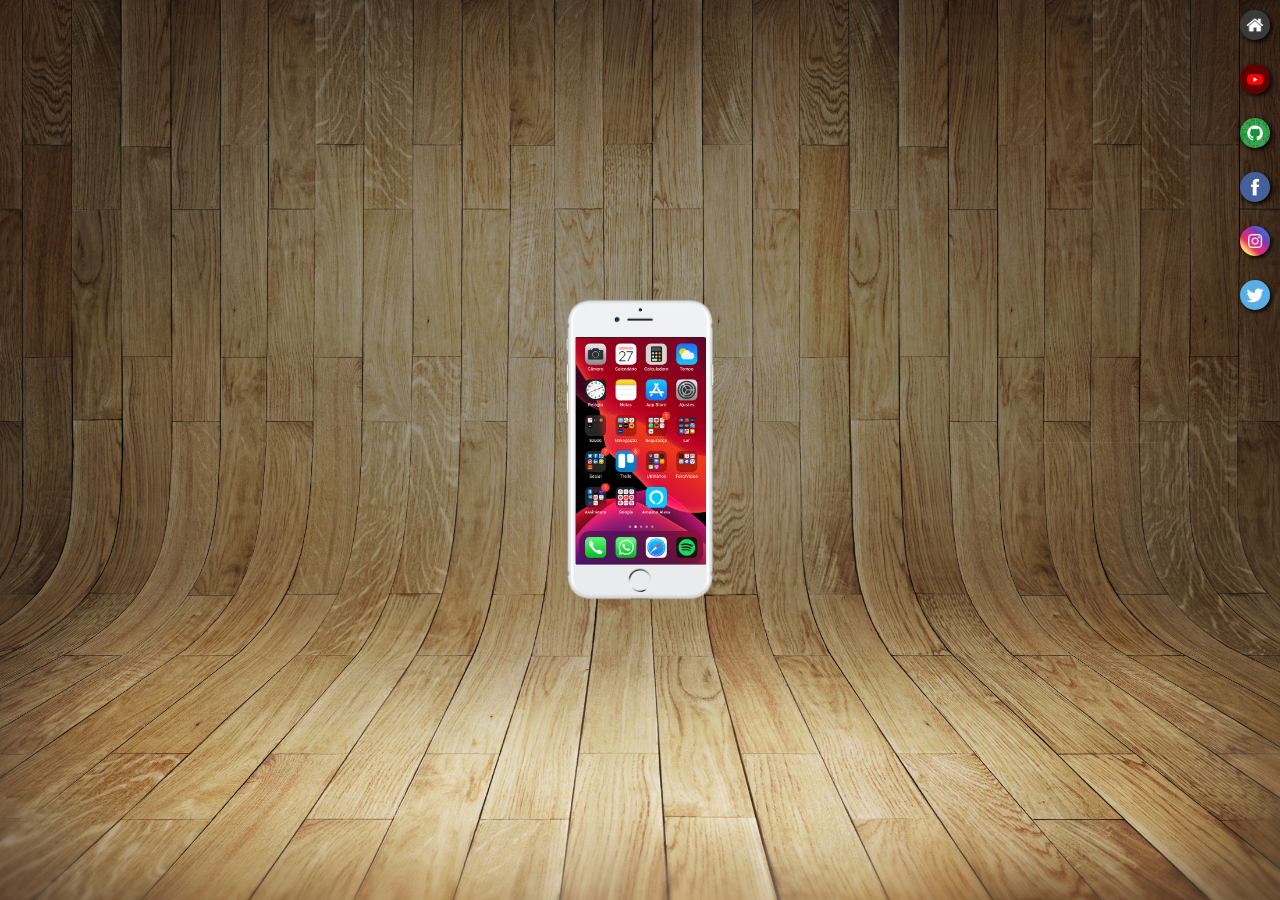
<file: index.html>
<!DOCTYPE html>
<html lang="pt-br">
<head>
    <meta charset="UTF-8">
    <meta http-equiv="X-UA-Compatible" content="IE=edge">
    <meta name="viewport" content="width=device-width, initial-scale=1.0">
    <title>Projeto Redes Sociais</title>
    <link rel="shortcut icon" href="imagens/favicon.ico" type="image/x-icon">
    <link rel="stylesheet" href="estilos/style.css">
</head>
<body>
    <main>
        <section id="telefone">
            <iframe src="home.html" name="tela" id="tela" frameborder="0">
                <p>Seu navegador não é compatível.</p>
            </iframe>
        </section>
        <section id="redes-sociais">
            <a href="home.html" target="tela"> <img src="imagens/logo-home.jpg" alt="Home"> </a> <br>
            <a href="youtube.html" target="tela"><img src="imagens/logo-youtube.jpg" alt="Youtube"></a> <br>
            <a href="github.html" target="tela"><img src="imagens/logo-github.jpg" alt="GitHub"></a> <br>
            <a href="face.html" target="tela"><img src="imagens/logo-facebook.jpg" alt="Facebook"></a> <br>
            <a href="instagram.html" target="tela"><img src="imagens/logo-instagram.jpg" alt="Instagram"></a> <br>
            <a href="twitter.html" target="tela"><img src="imagens/logo-twitter.jpg" alt="Twitter"></a>
        </section>
    </main>
</body>
</html>
</file>
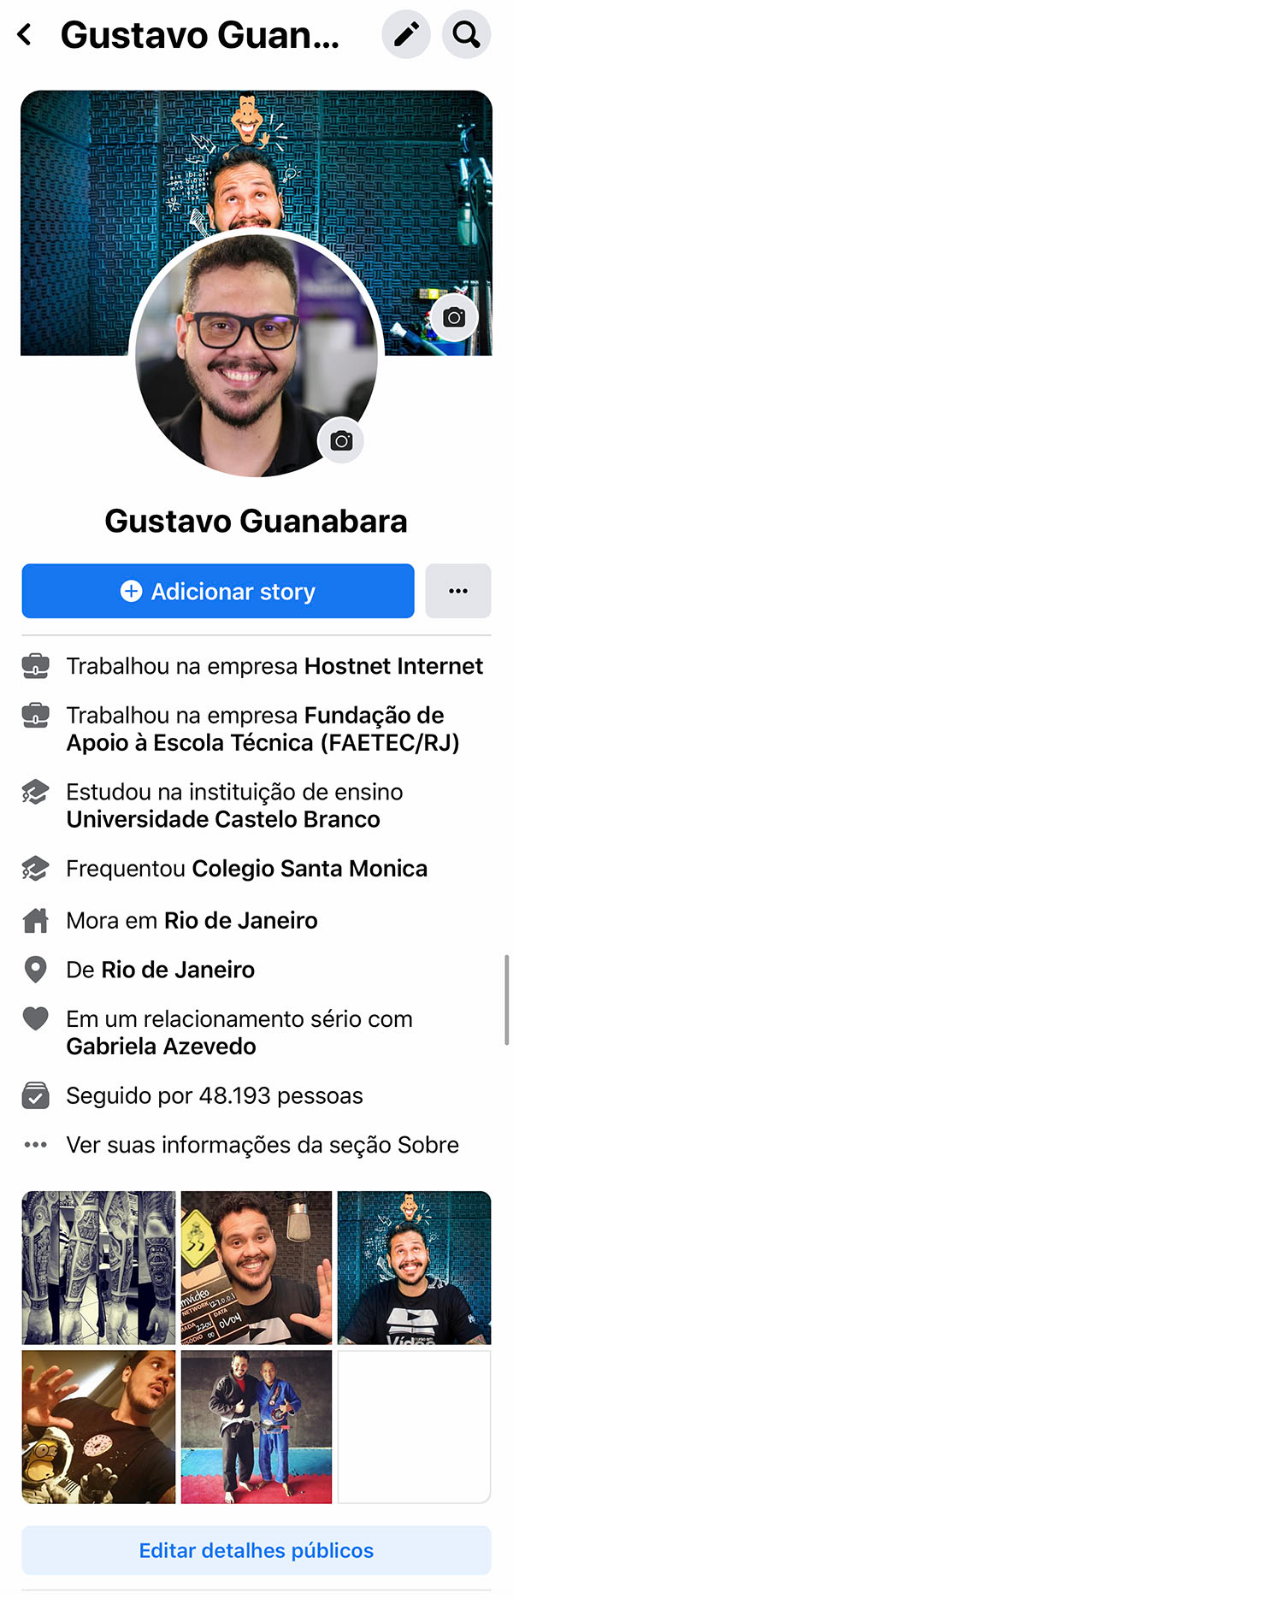
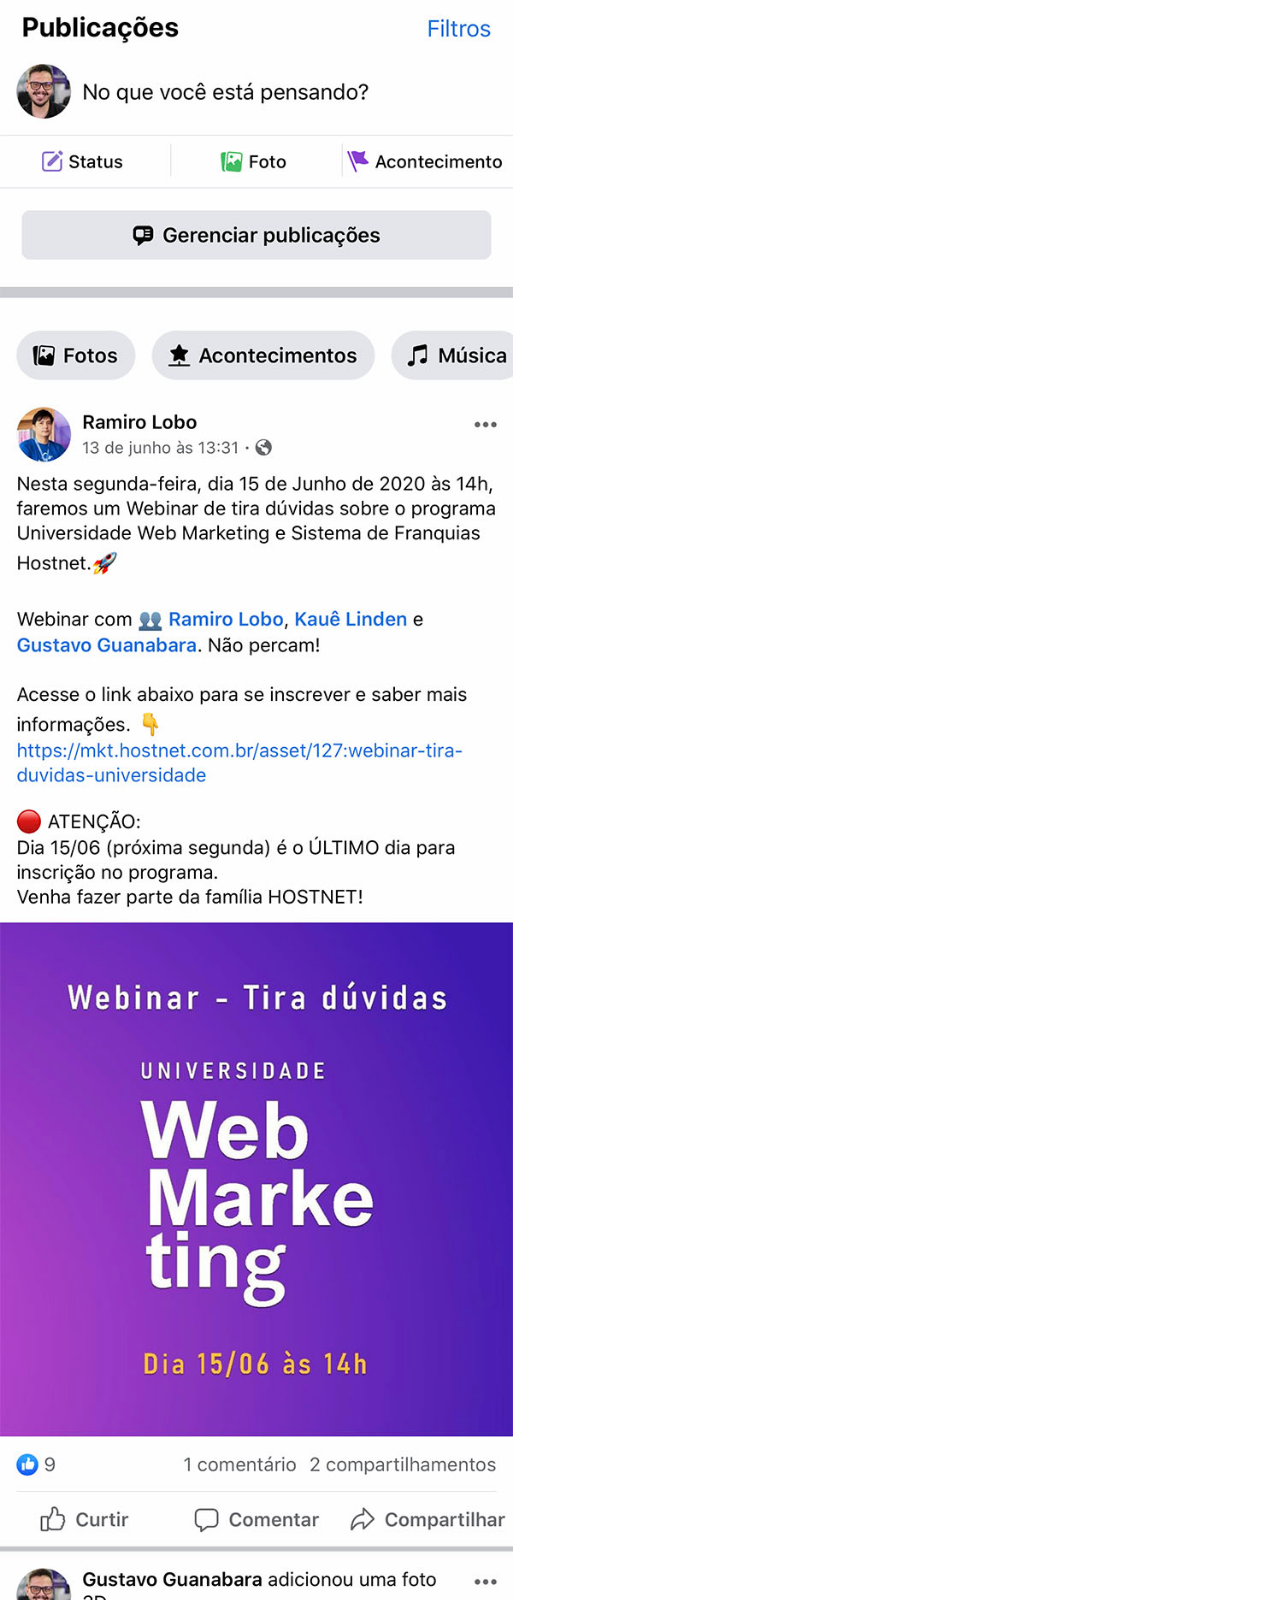
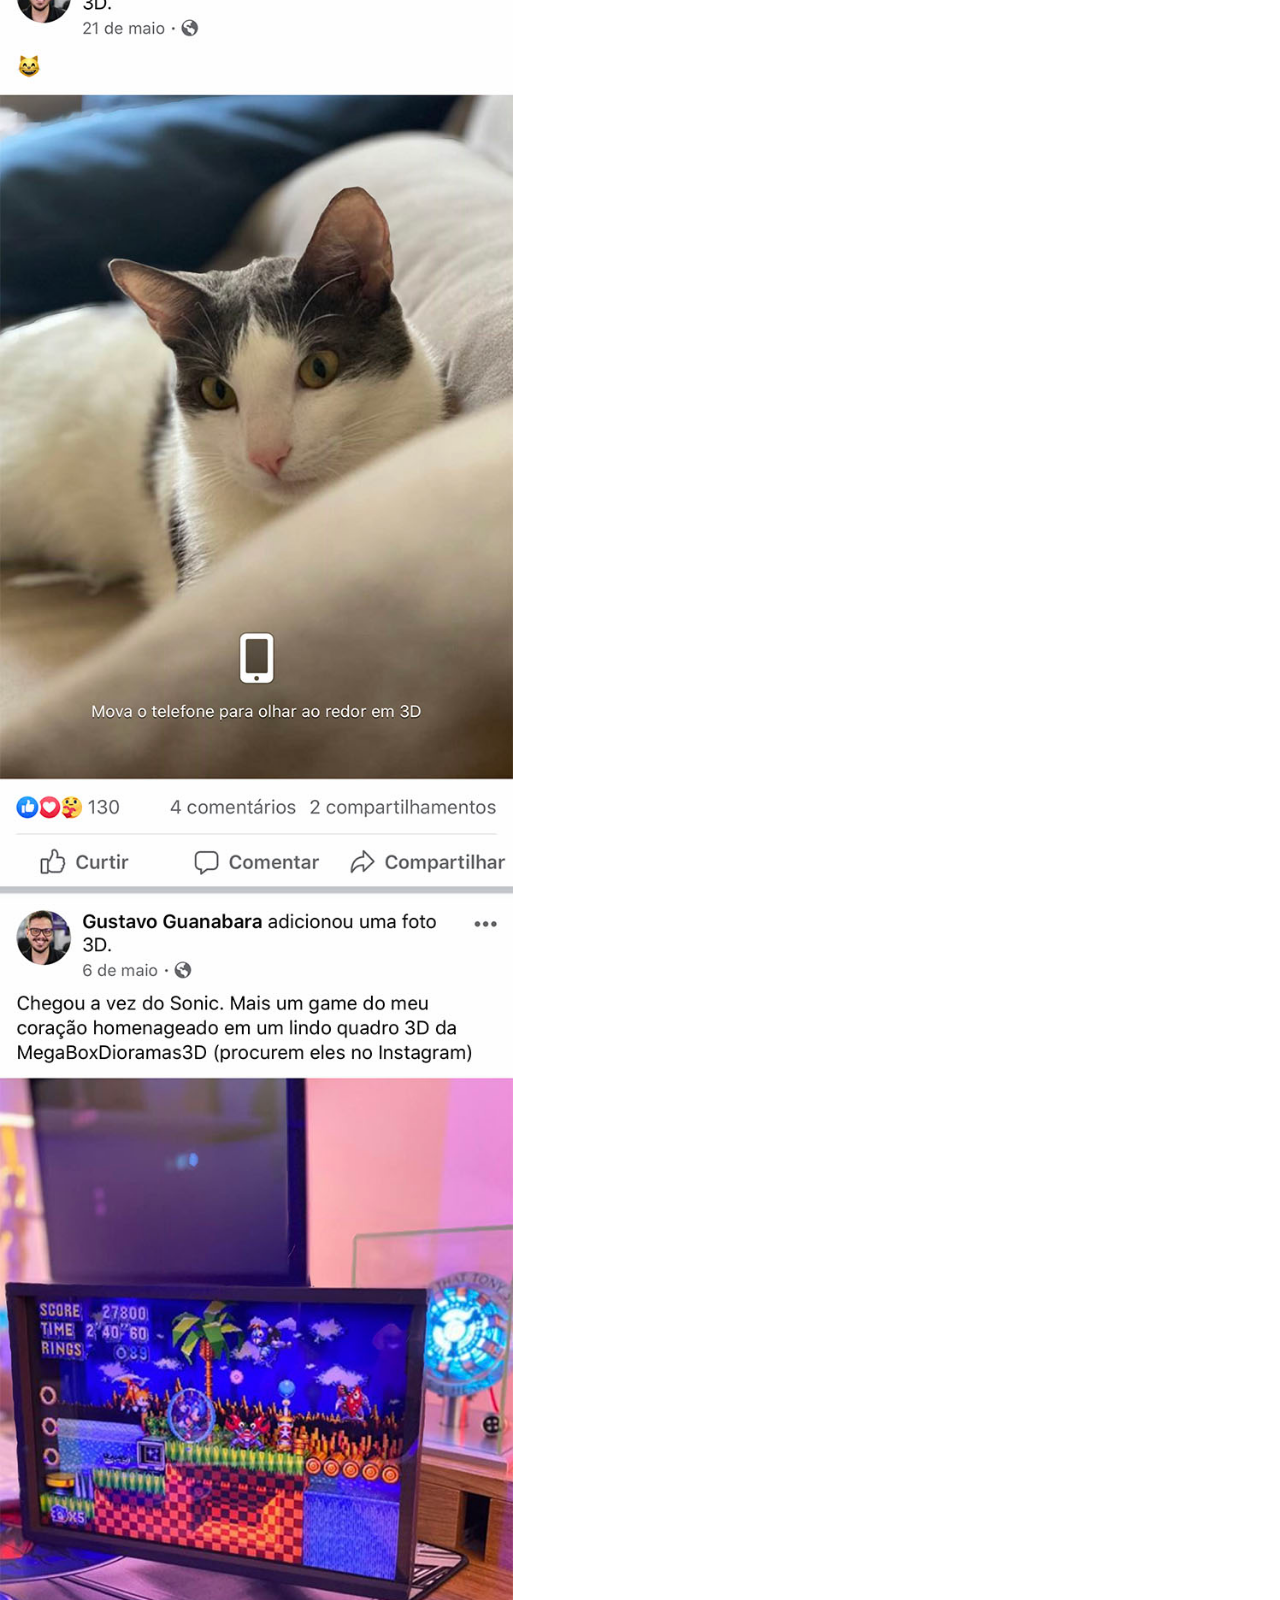
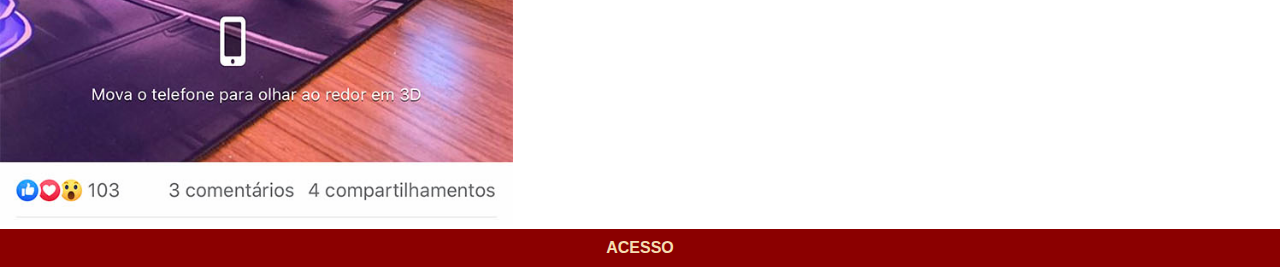
<file: face.html>
<!DOCTYPE html>
<html lang="pt-br">
<head>
    <meta charset="UTF-8">
    <meta http-equiv="X-UA-Compatible" content="IE=edge">
    <meta name="viewport" content="width=device-width, initial-scale=1.0">
    <title>Facebook</title>
    <link rel="stylesheet" href="estilos/social.css">
</head>
<body>
    <img src="imagens/tela-facebook.jpg" alt="Facebook">
    <a href="https://pt-br.facebook.com/" target="_blank">ACESSO</a>
</body>
</html>
</file>
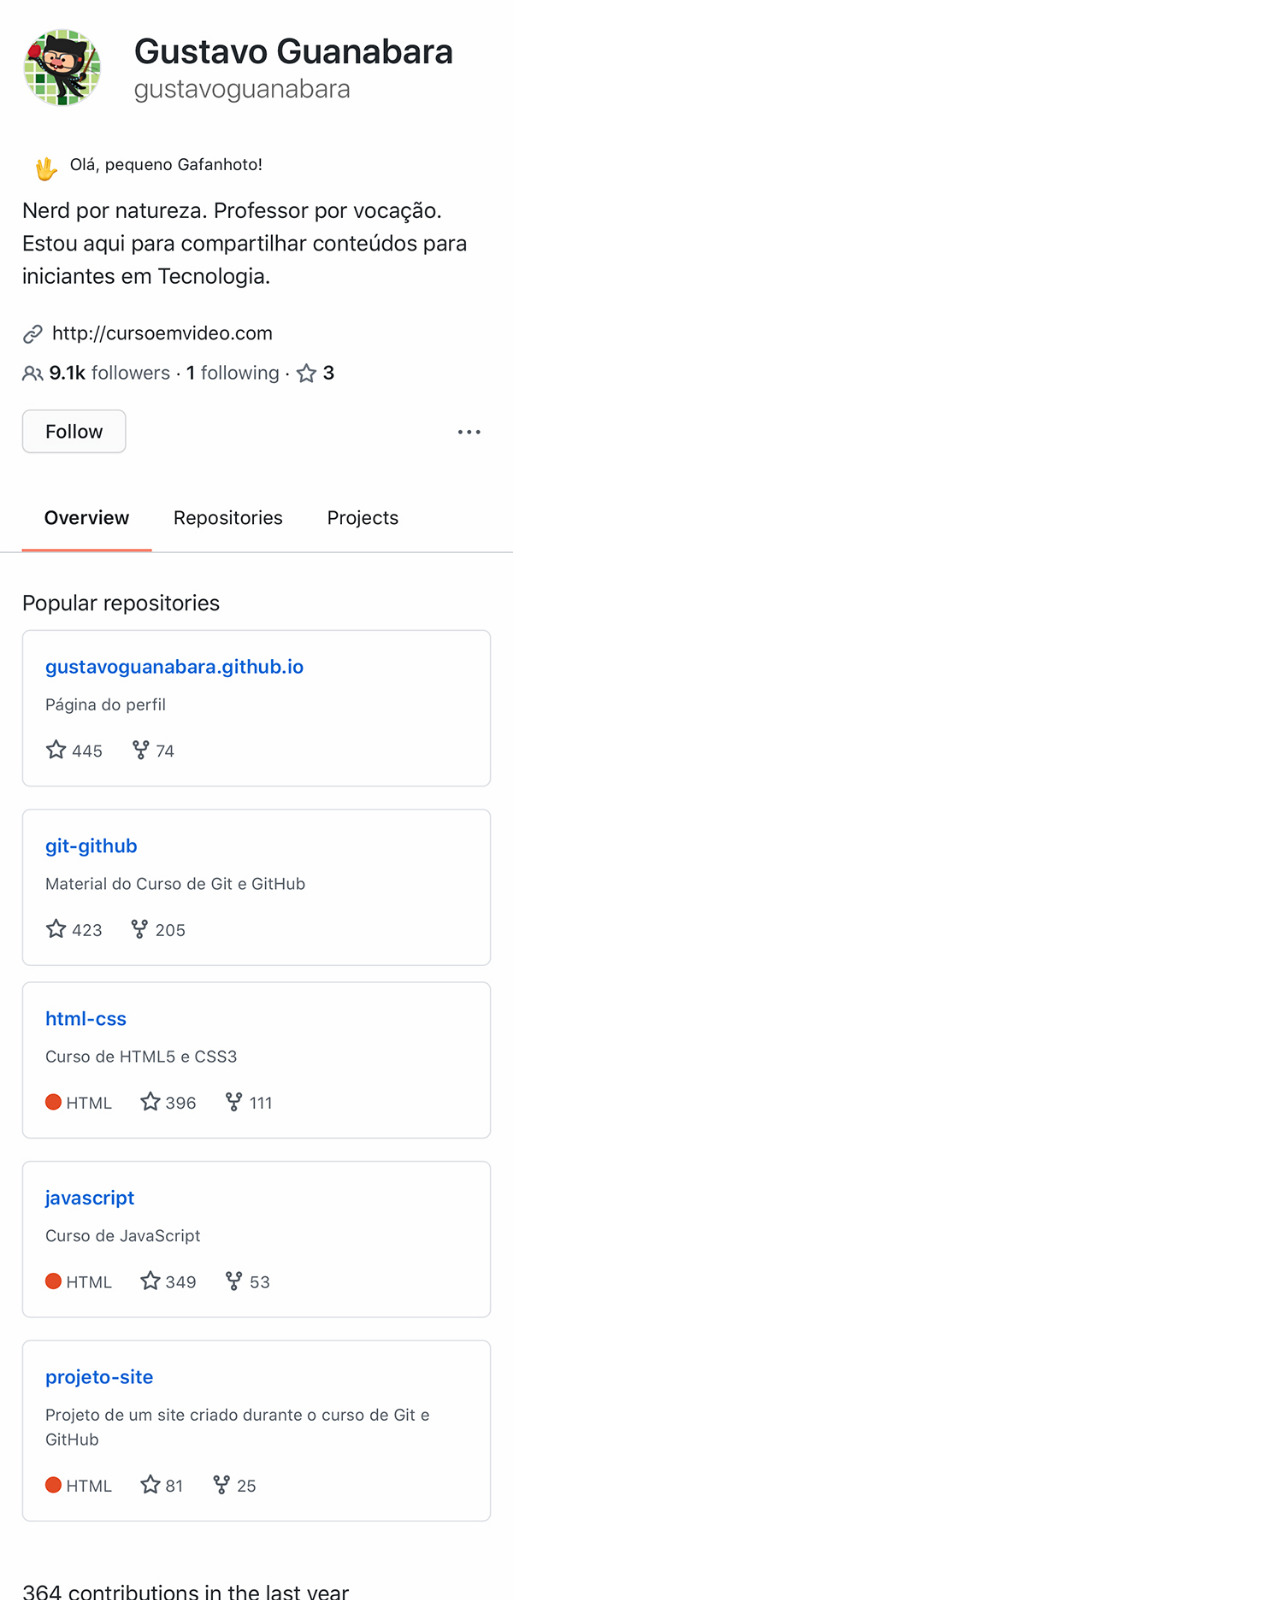
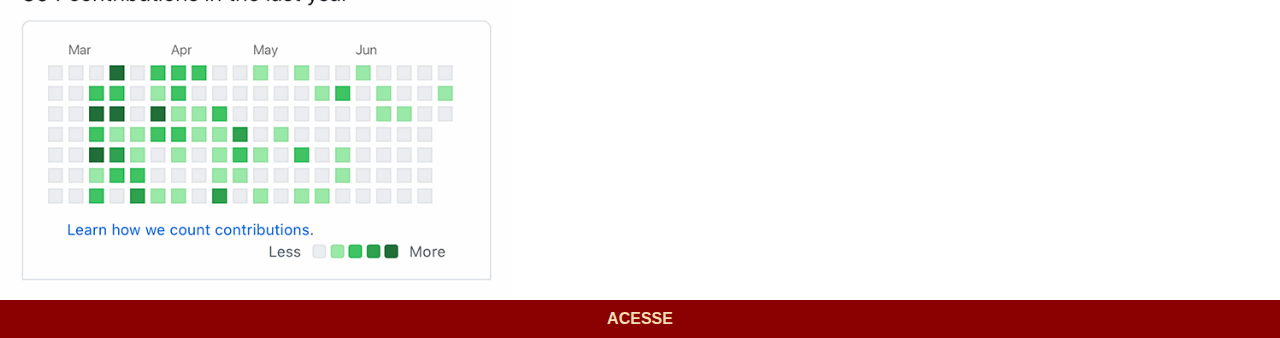
<file: github.html>
<!DOCTYPE html>
<html lang="pt-br">
<head>
    <meta charset="UTF-8">
    <meta http-equiv="X-UA-Compatible" content="IE=edge">
    <meta name="viewport" content="width=device-width, initial-scale=1.0">
    <title>Github</title>
    <link rel="stylesheet" href="estilos/social.css">
</head>
<body>
    <img src="imagens/tela-github.jpg" alt="tela-github">
    <a href="https://github.com/DiogoSouza86" target="_blank">ACESSE</a>
</body>
</html>
</file>
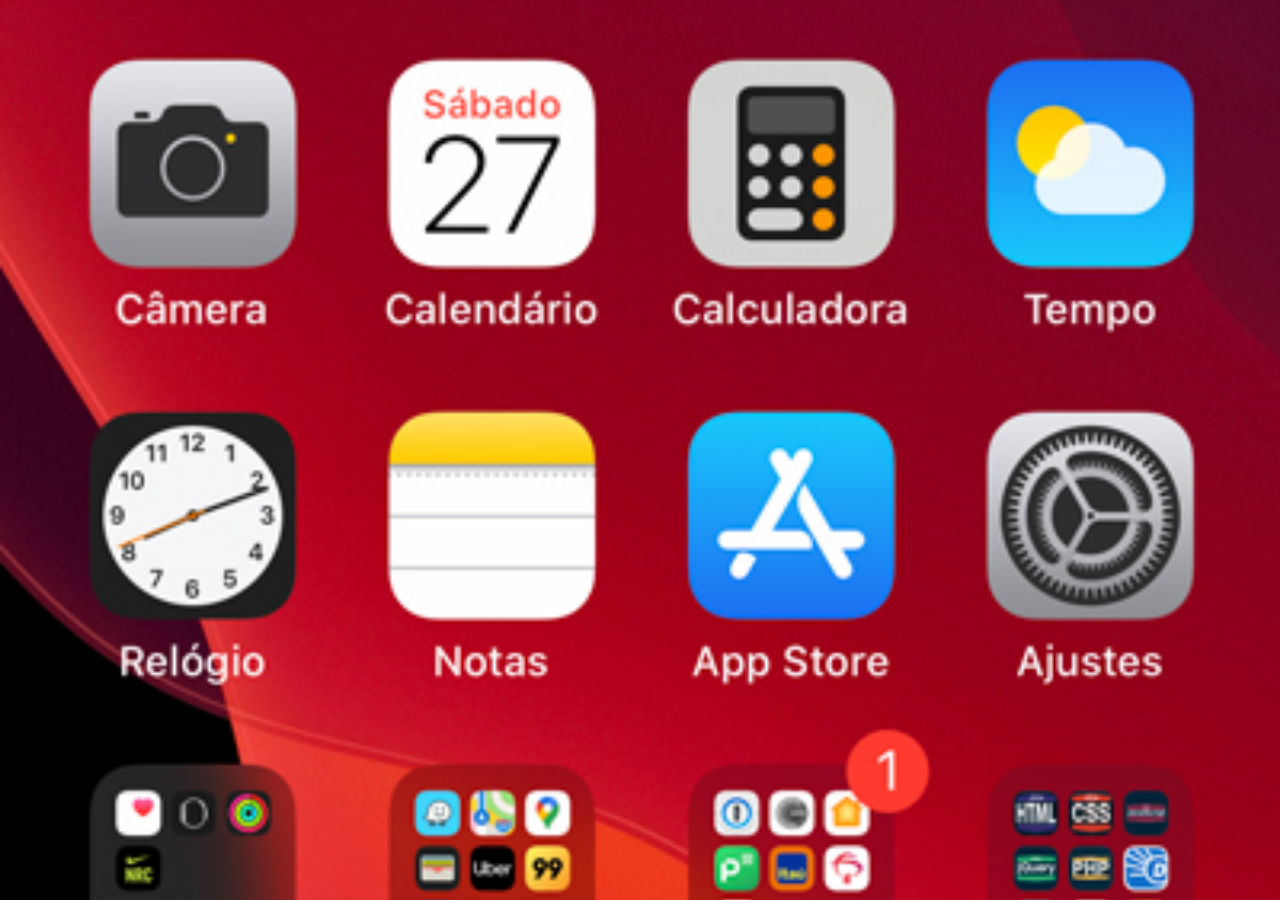
<file: home.html>
<!DOCTYPE html>
<html lang="pt-br">
<head>
    <meta charset="UTF-8">
    <meta http-equiv="X-UA-Compatible" content="IE=edge">
    <meta name="viewport" content="width=device-width, initial-scale=1.0">
    <title>Document</title>
    <style>
        *{
            margin: 0px;
            padding: 0px;
        }

        body{
            height: 100vh;
            width: 100vw;
            background: black url(imagens/tela-home.jpg) no-repeat top center;
            background-size: cover;
        }
    </style>
</head>
<body>
    
</body>
</html>
</file>
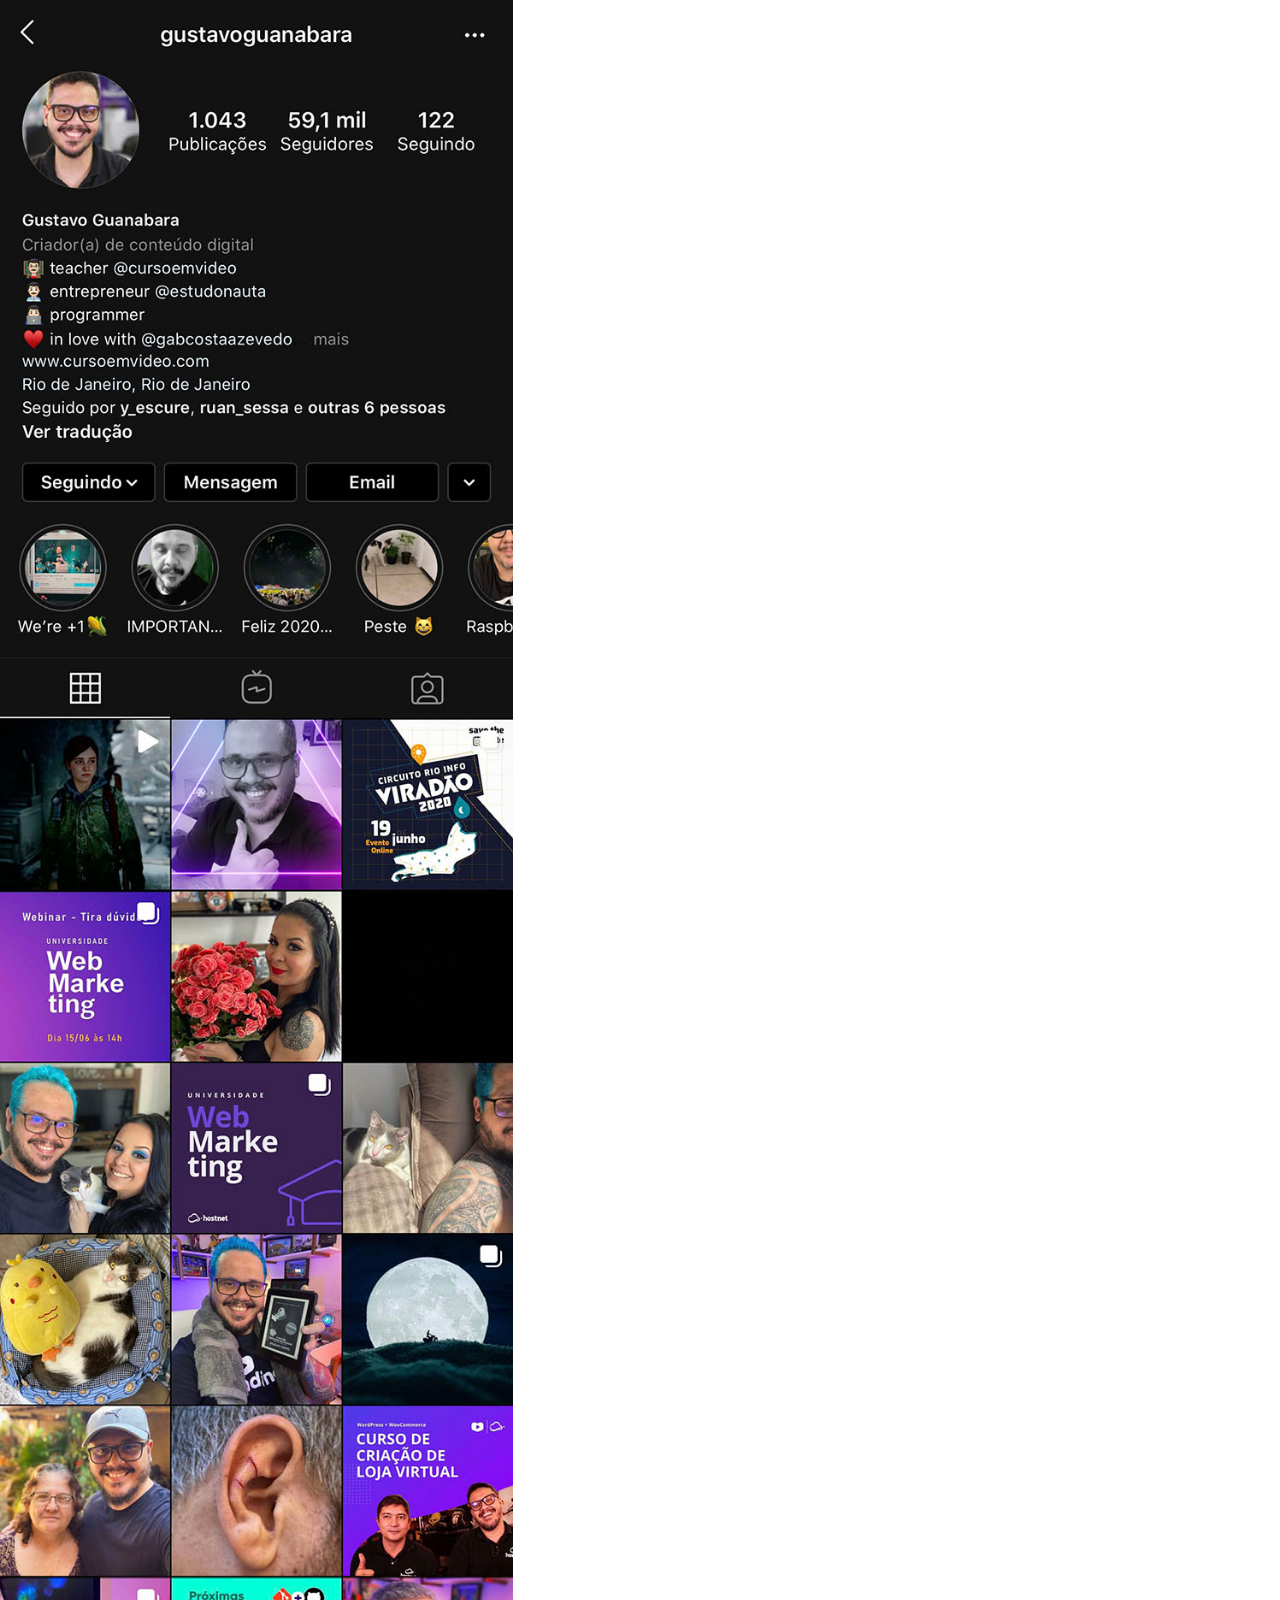
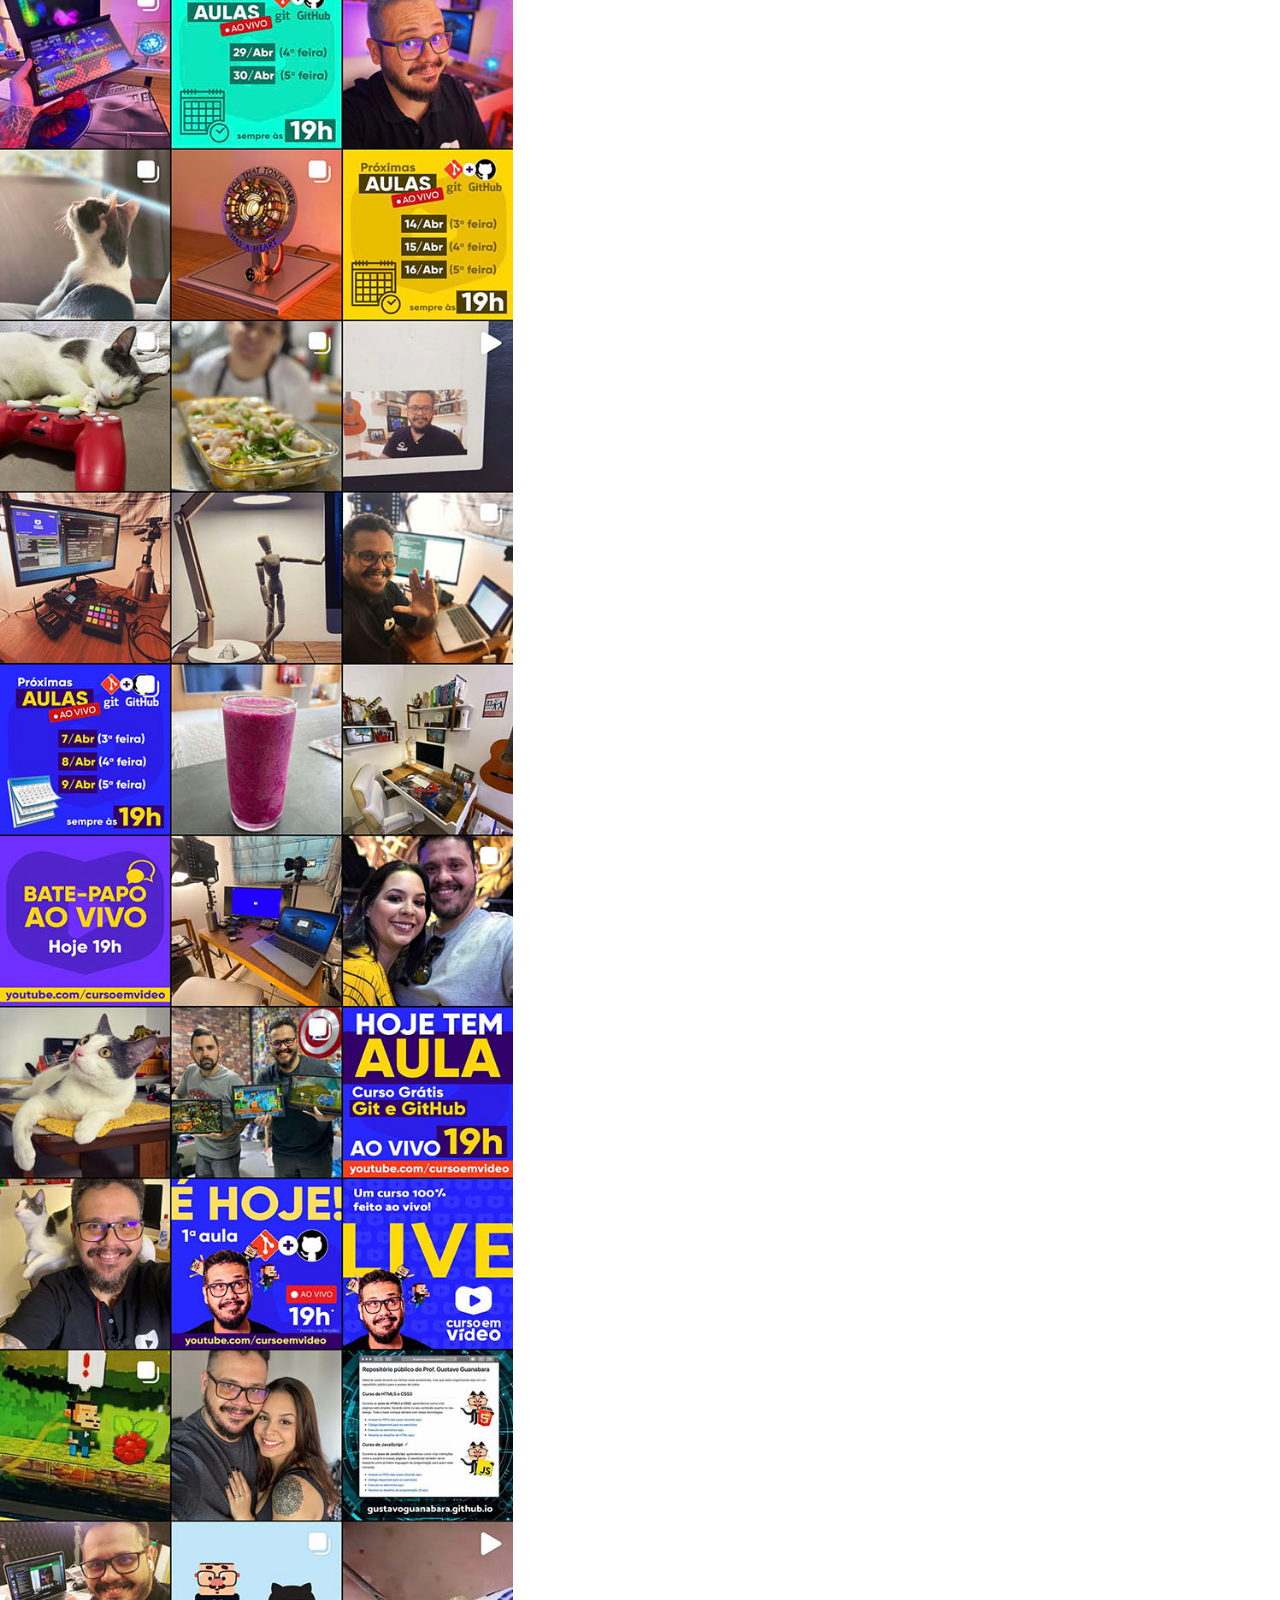
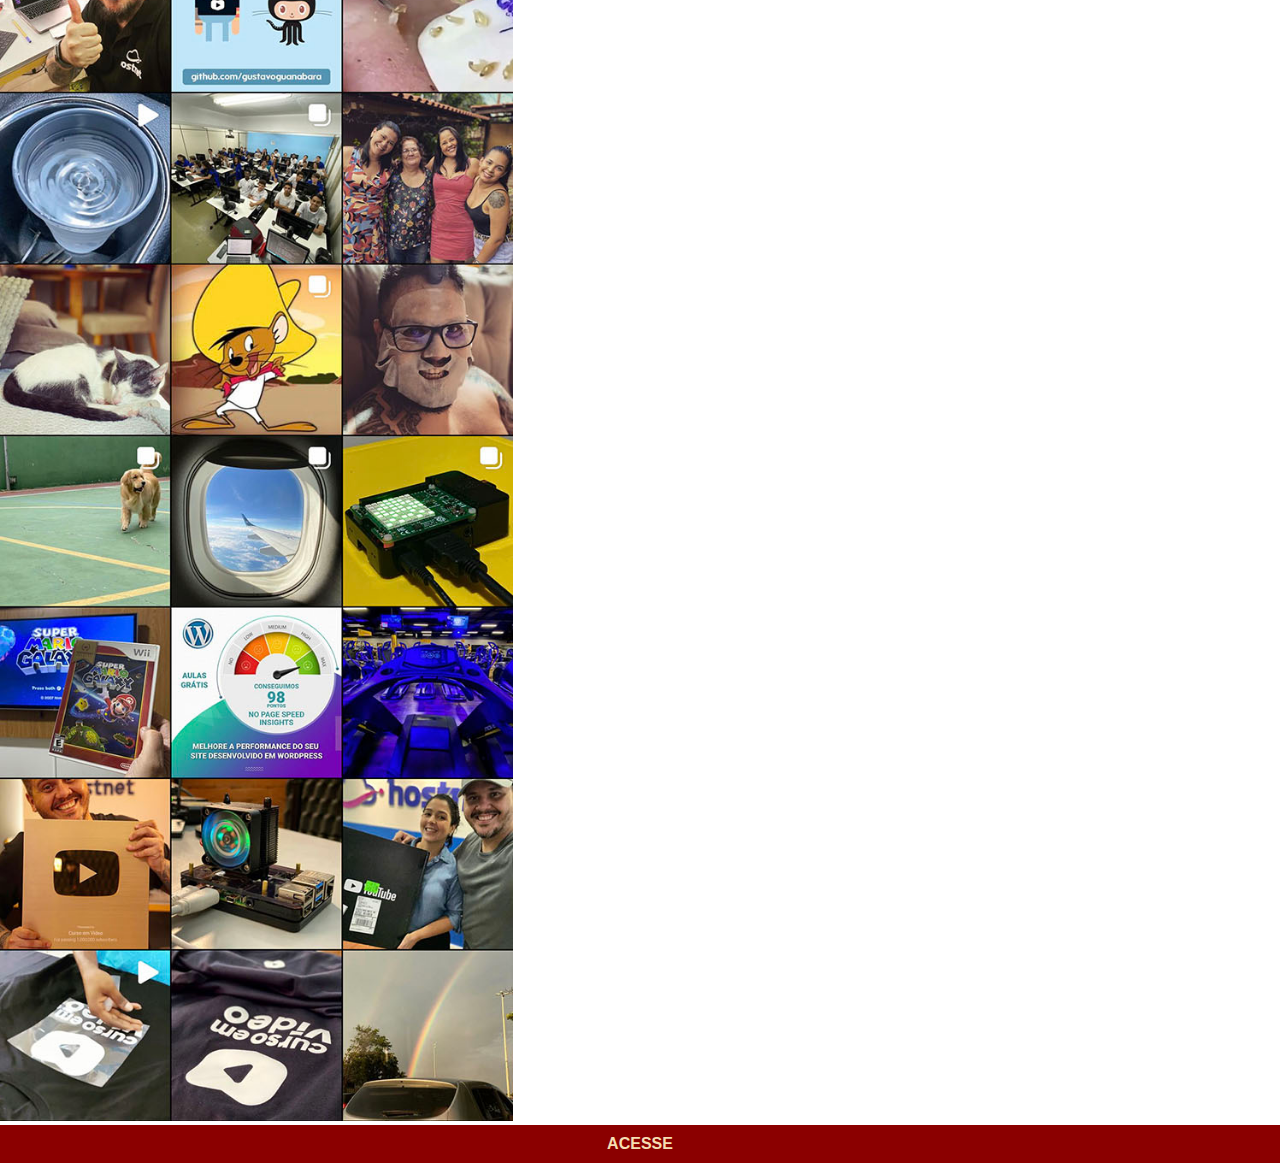
<file: instagram.html>
<!DOCTYPE html>
<html lang="pt-br">
<head>
    <meta charset="UTF-8">
    <meta http-equiv="X-UA-Compatible" content="IE=edge">
    <meta name="viewport" content="width=device-width, initial-scale=1.0">
    <title>Insta</title>
    <link rel="stylesheet" href="estilos/social.css">
</head>
<body>
    <img src="imagens/tela-instagram.jpg" alt="tela-instagram">
    <a href="https://www.instagram.com/" target="_blank">ACESSE</a>
</body>
</html>
</file>
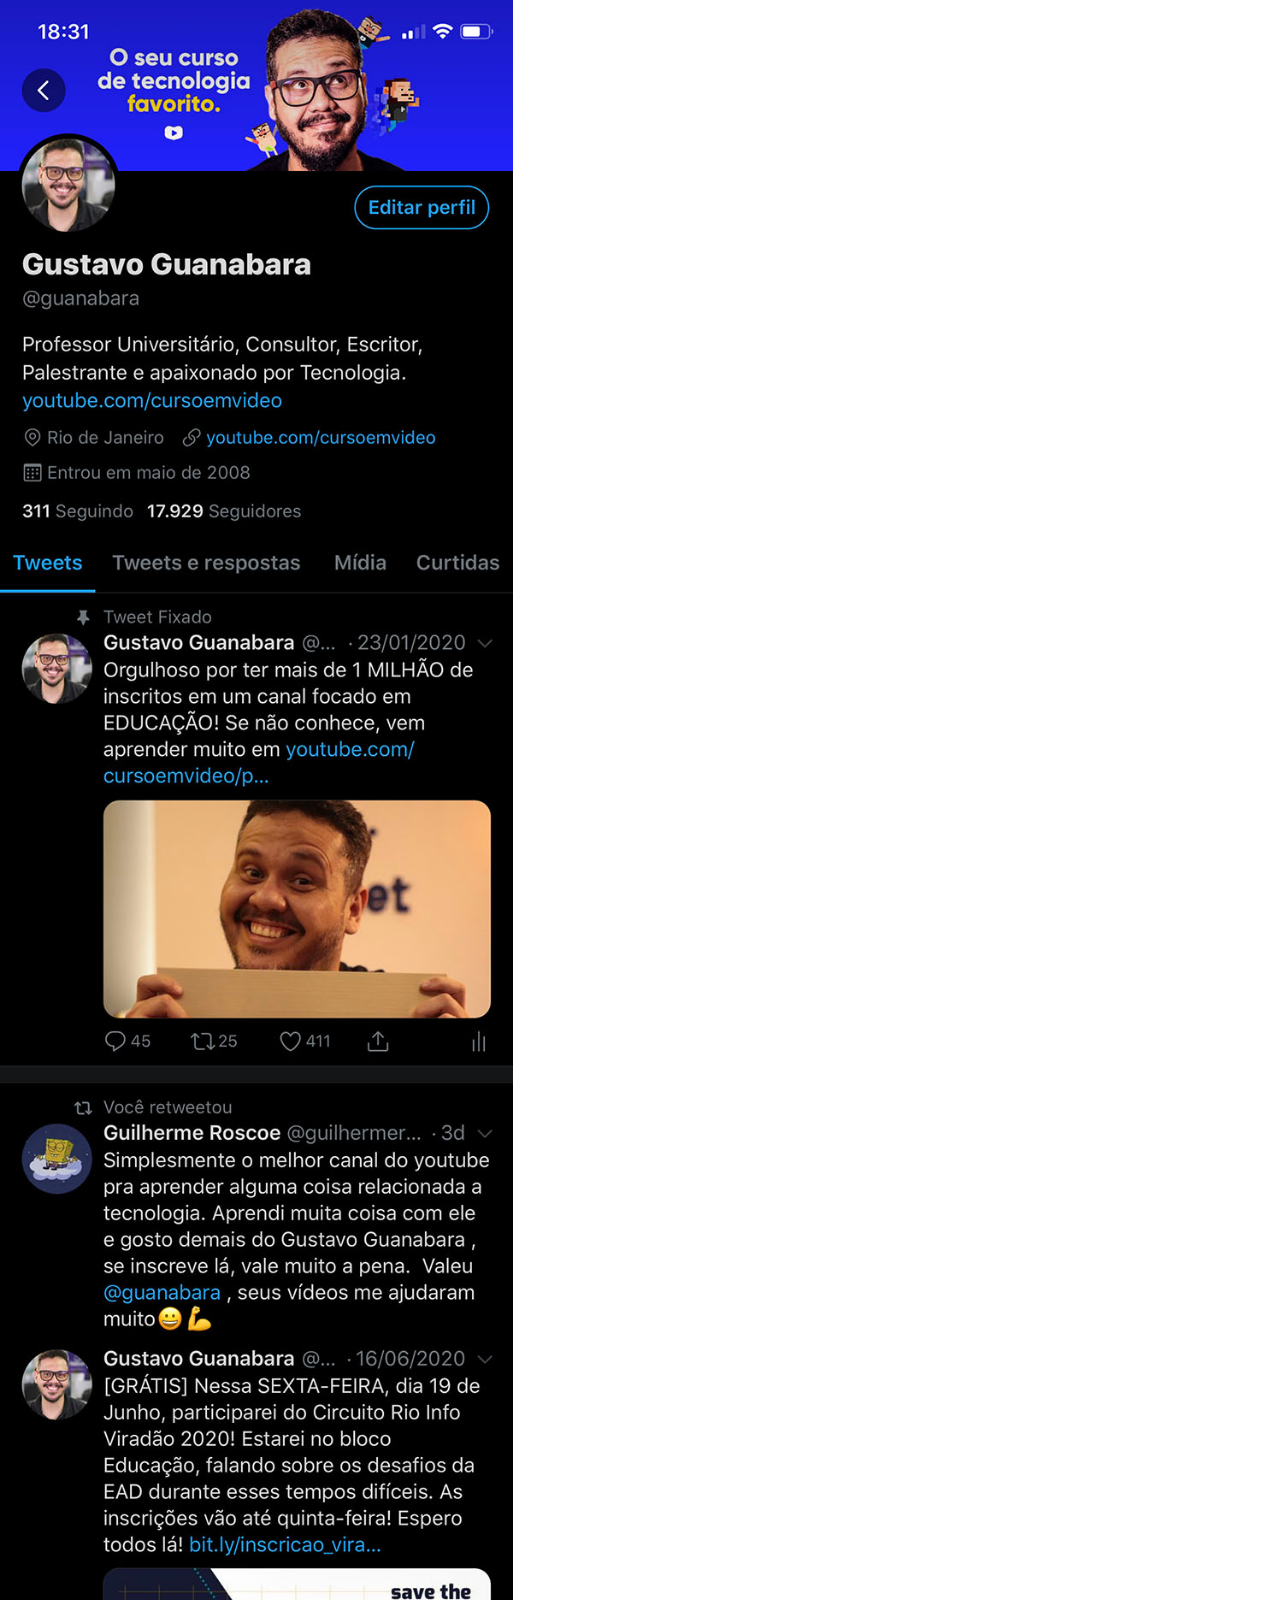
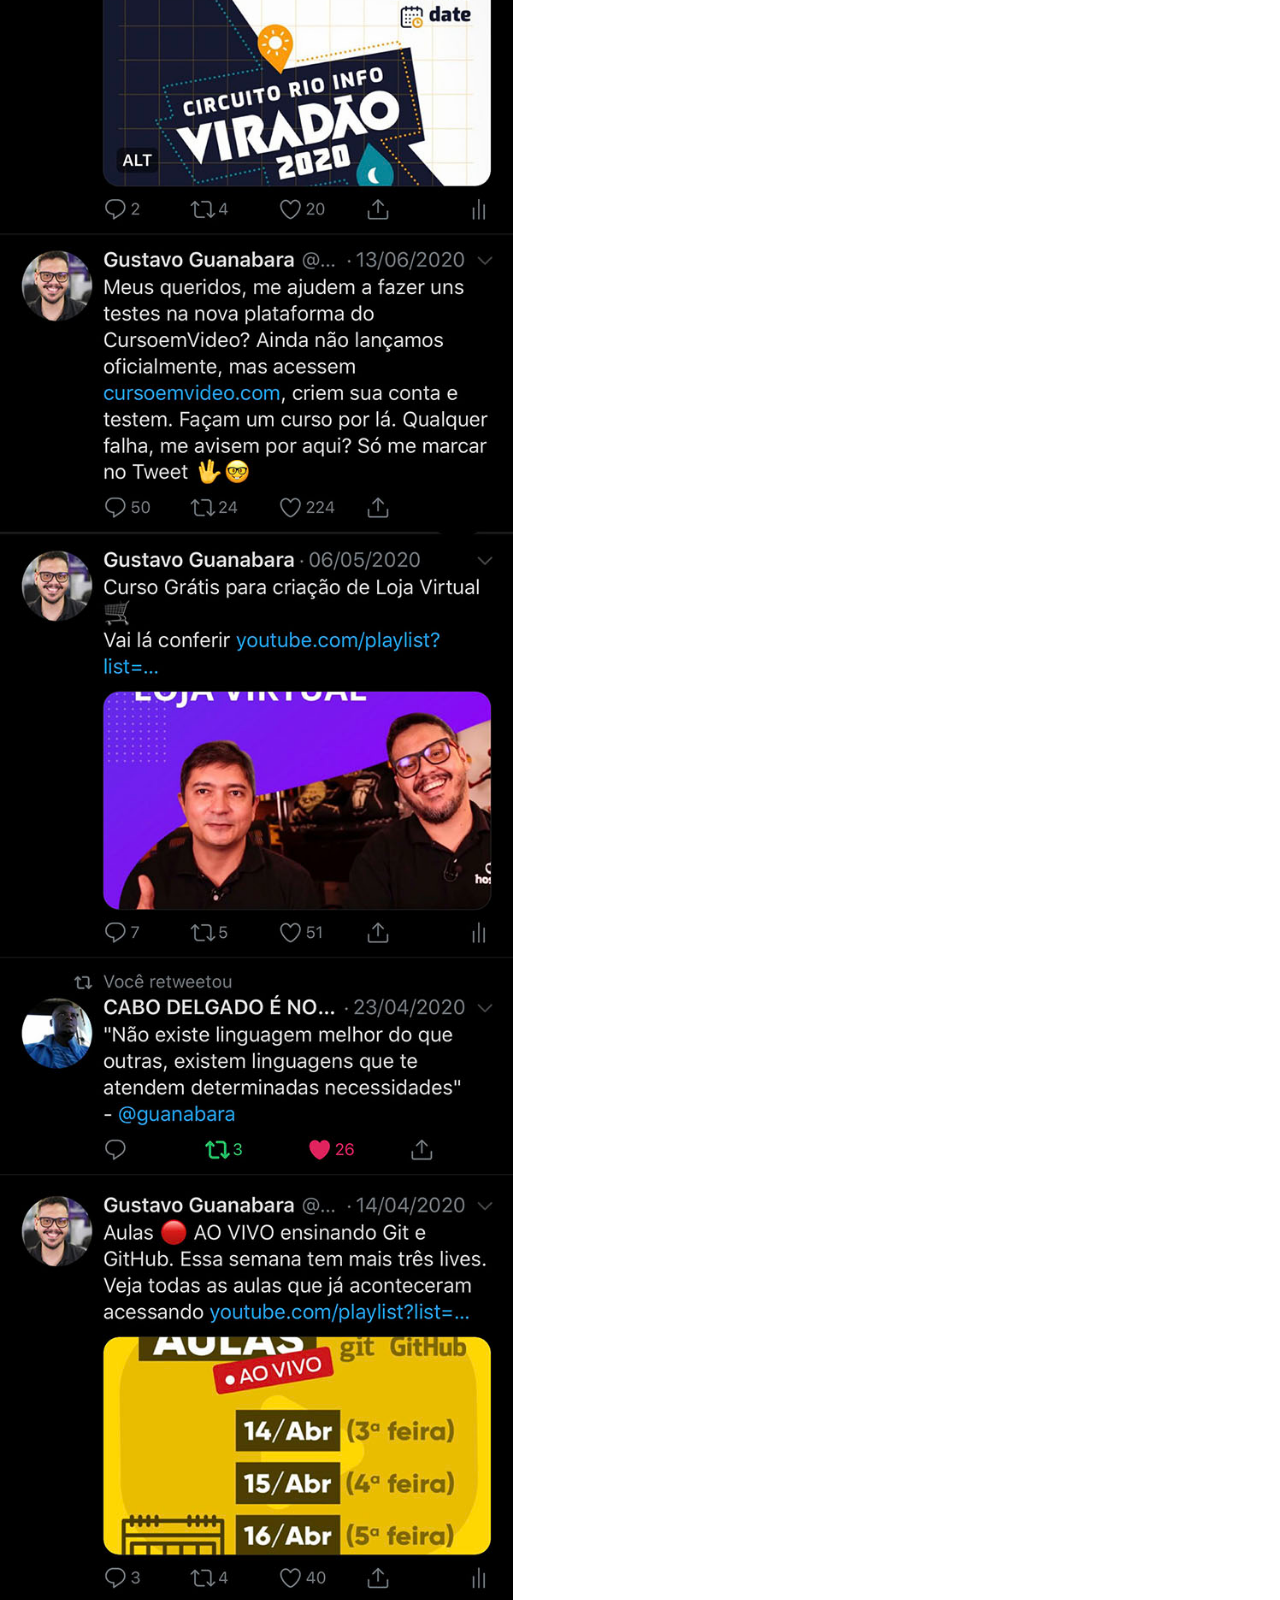
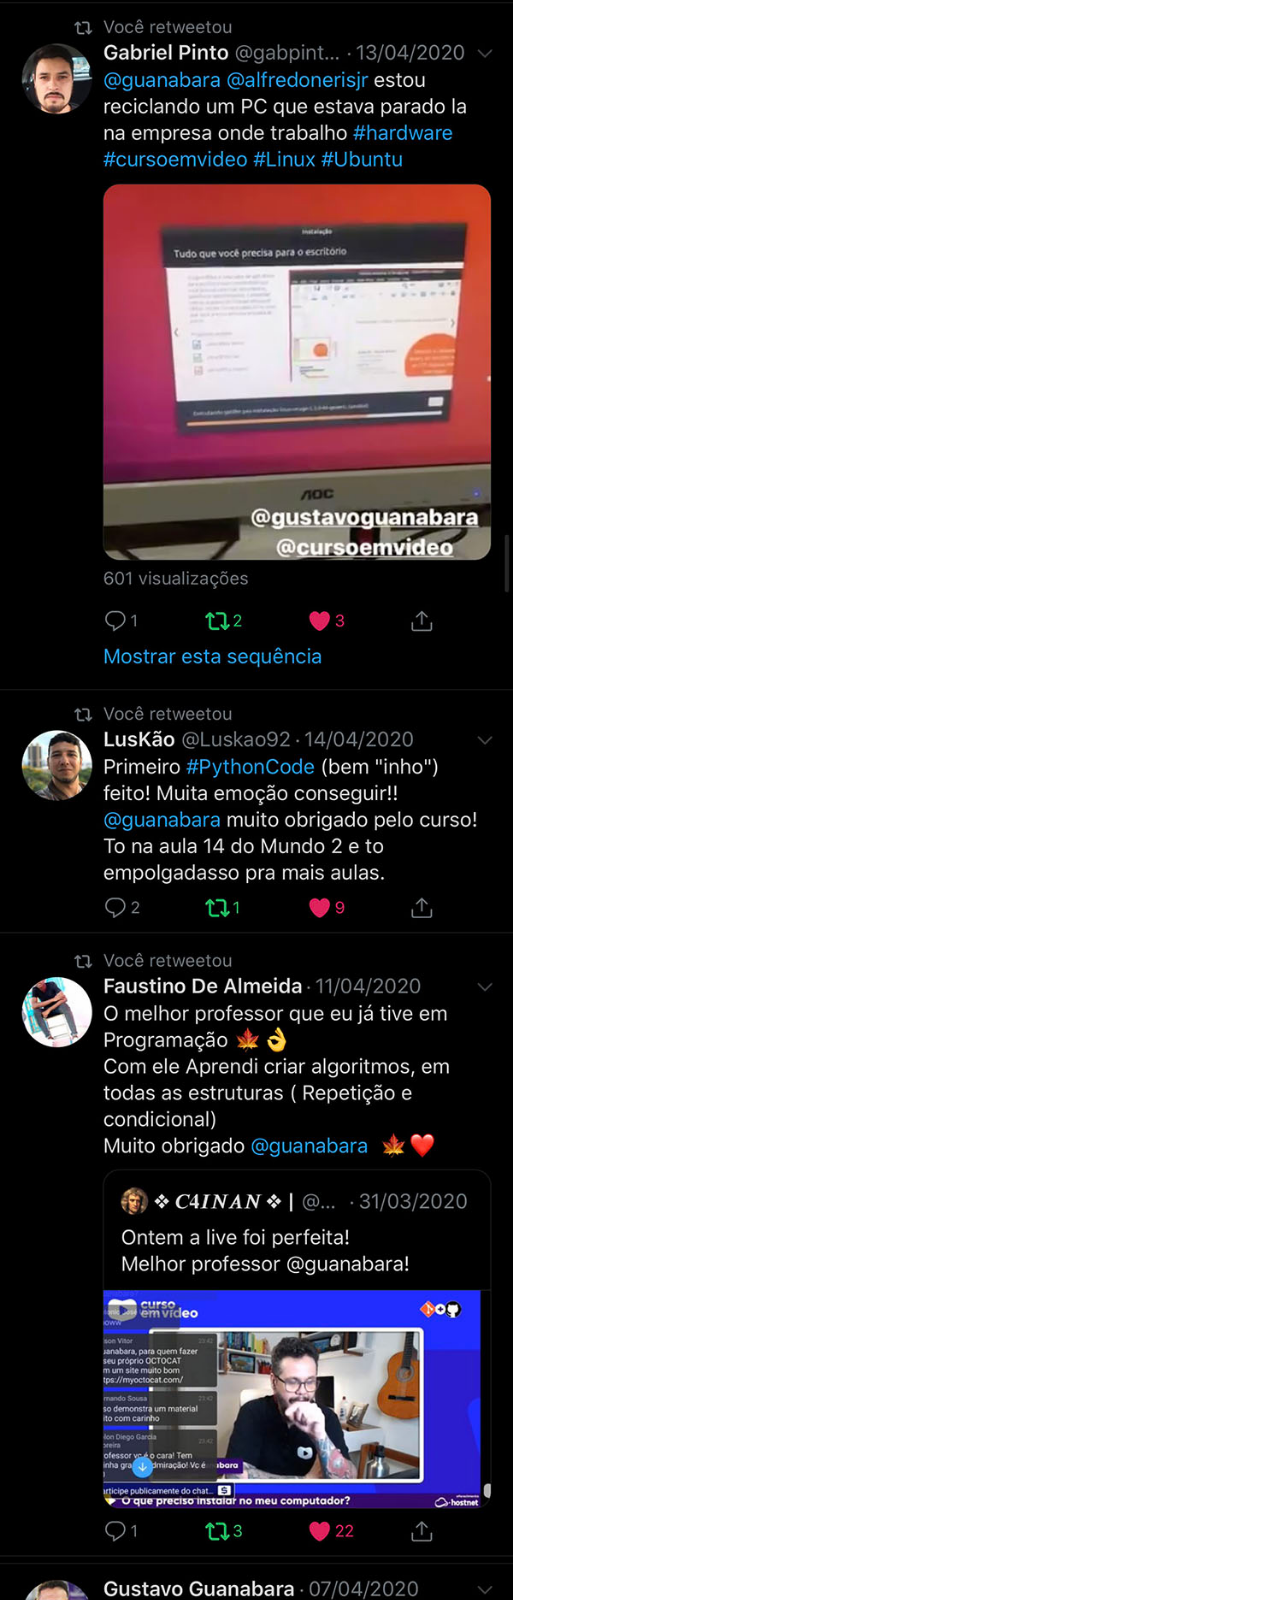
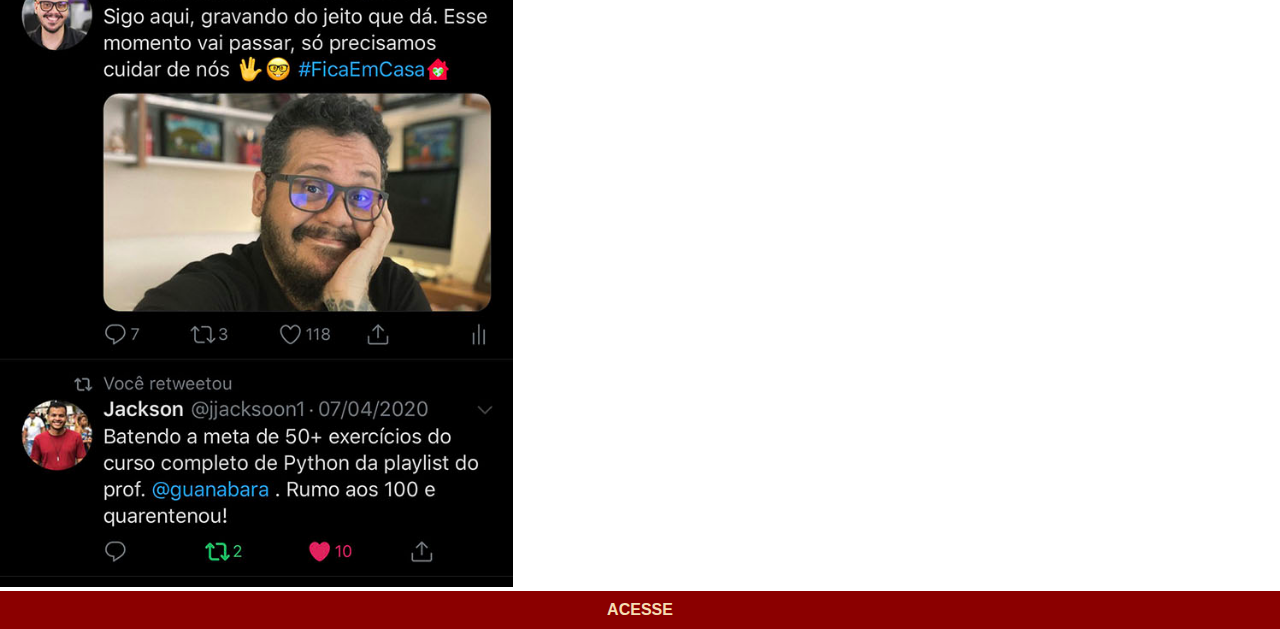
<file: twitter.html>
<!DOCTYPE html>
<html lang="pt-br">
<head>
    <meta charset="UTF-8">
    <meta http-equiv="X-UA-Compatible" content="IE=edge">
    <meta name="viewport" content="width=device-width, initial-scale=1.0">
    <title>Twitter</title>
    <link rel="stylesheet" href="estilos/social.css">
</head>
<body>
    <img src="imagens/tela-twitter.jpg" alt="tela-twitter">
    <a href="https://twitter.com/login" target="_blank">ACESSE</a>
</body>
</html>
</file>
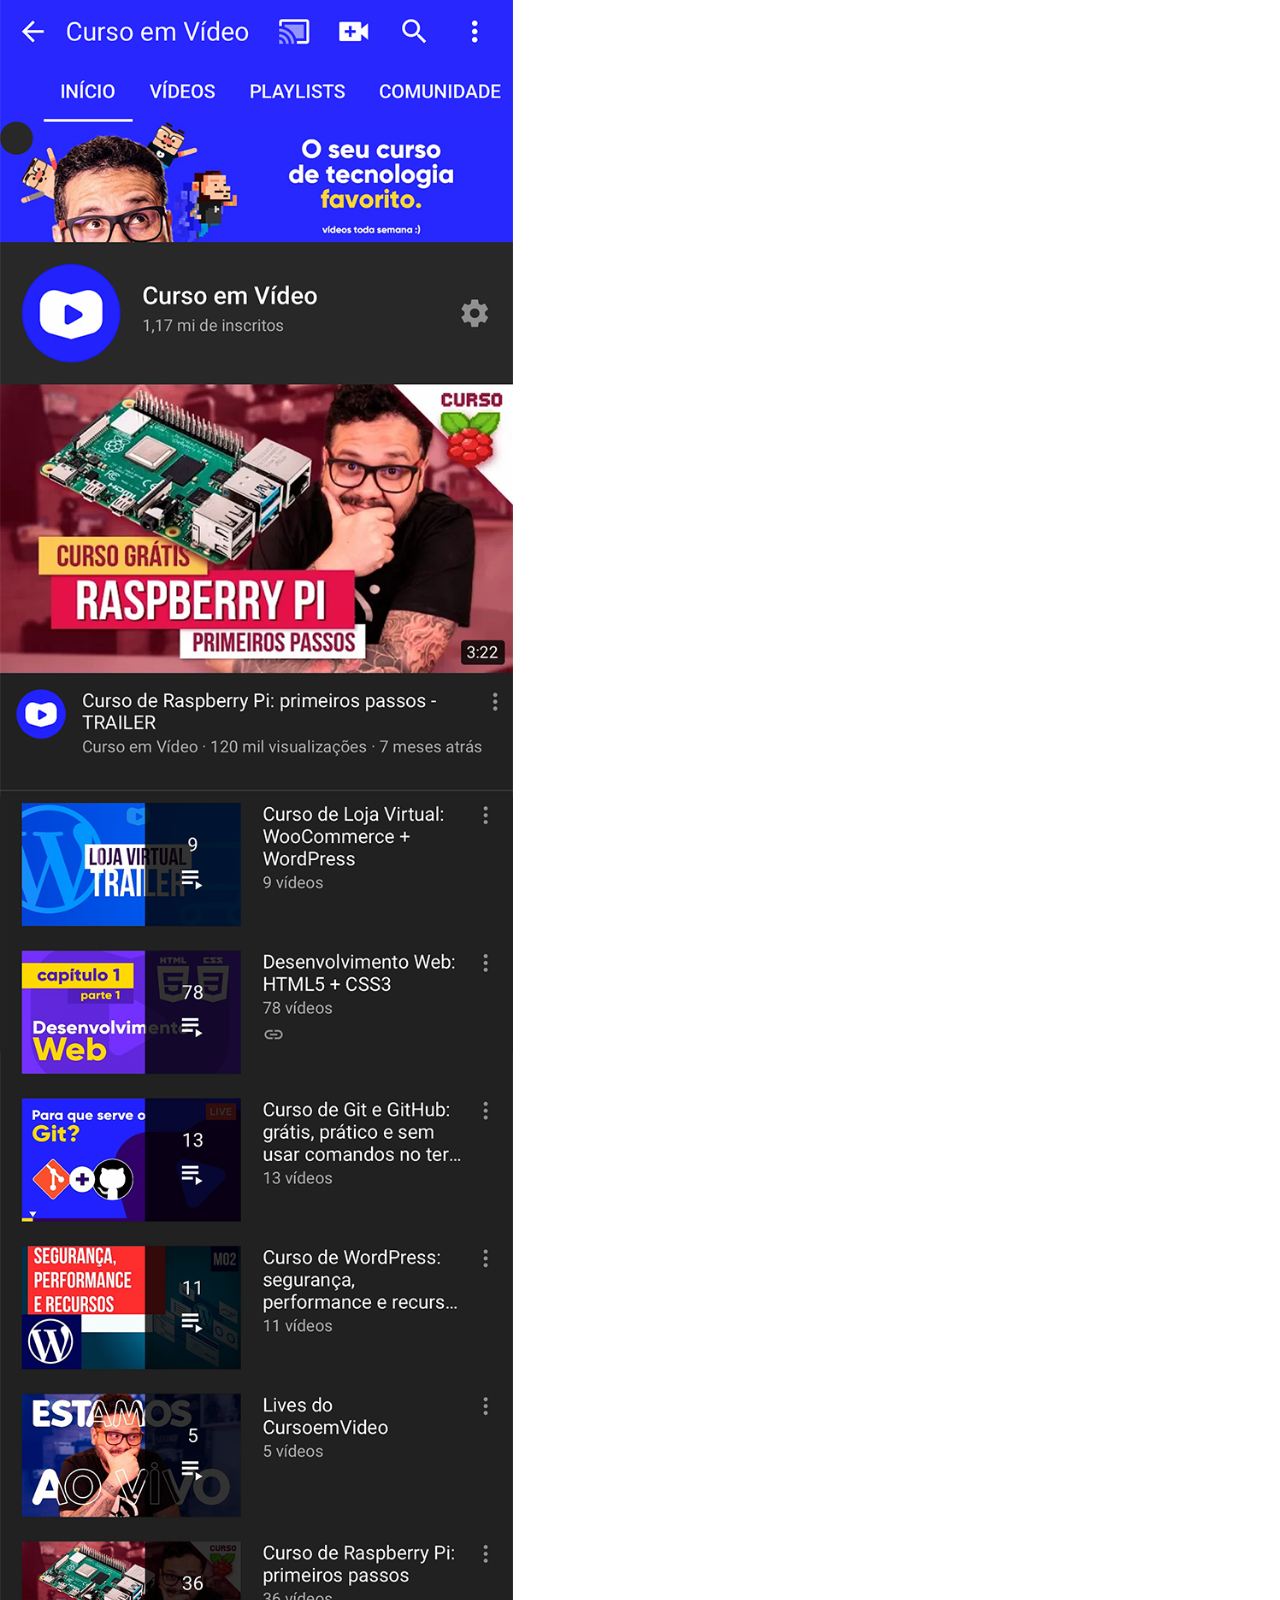
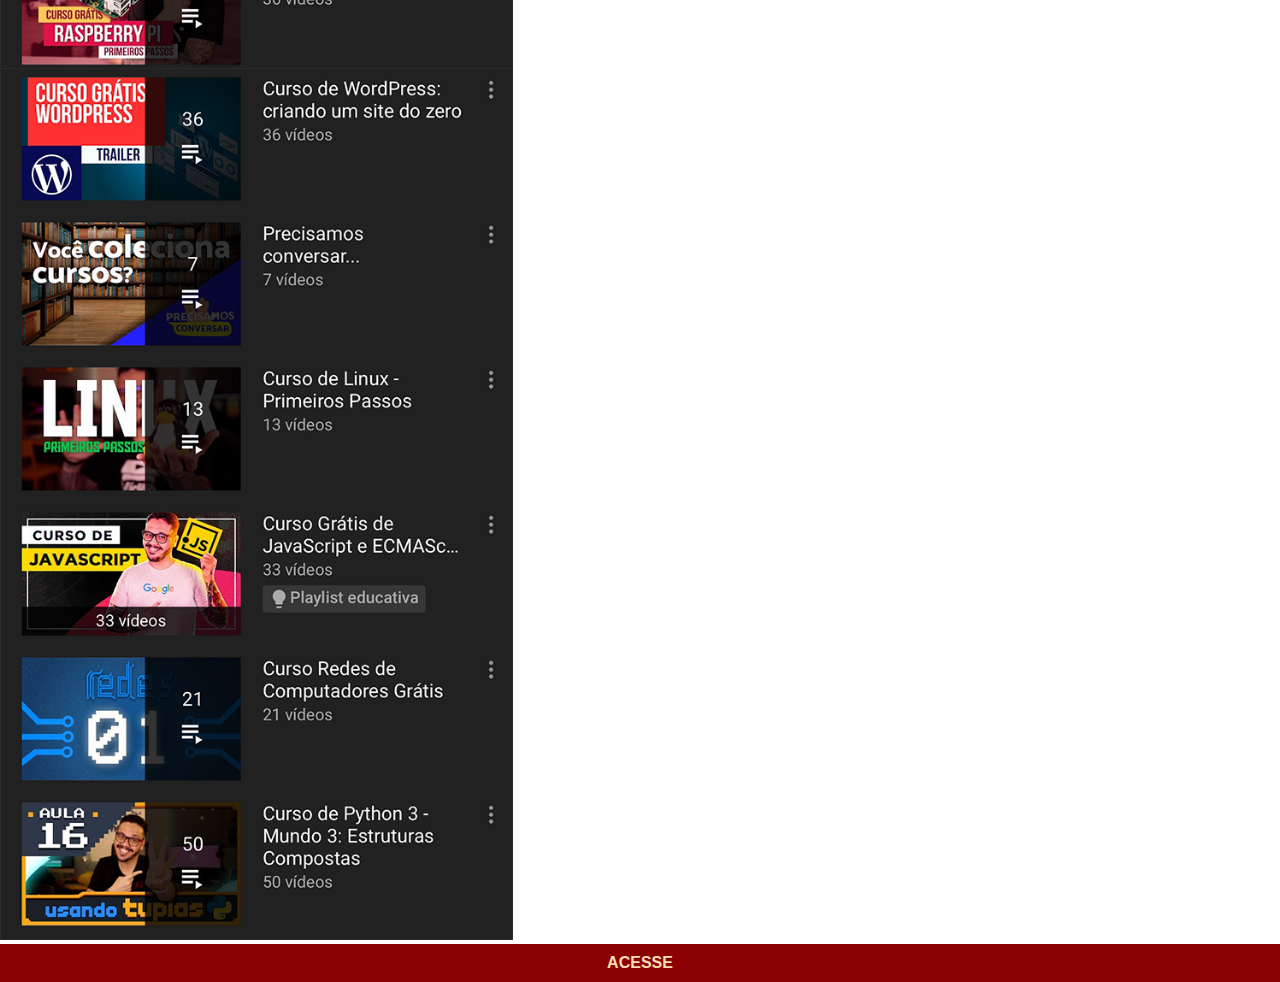
<file: youtube.html>
<!DOCTYPE html>
<html lang="pt-br">
<head>
    <meta charset="UTF-8">
    <meta http-equiv="X-UA-Compatible" content="IE=edge">
    <meta name="viewport" content="width=device-width, initial-scale=1.0">
    <title>Youtube</title>
    <link rel="stylesheet" href="estilos/social.css">
</head>
<body>
    <img src="imagens/tela-youtube.png" alt="tela do youtube">
    <a href="https://www.youtube.com/" target="_blank">ACESSE</a>
</body>
</html>
</file>
<file: estilos/style.css>
@charset "UTF-8";

*{
    margin: 0px;
    padding: 0px;
    font-family: Arial, Helvetica, sans-serif;
}

html,body{
    height: 100vh;
    width: 100vw;
    background-color: black;
}

main{
    height: 100vh;
    position: relative;
}

body{
    background: url(../imagens/fundo-madeira.jpg) no-repeat top center;
    background-size: cover;
}

section#telefone{
    position: absolute;
    top: 50%;
    left: 50%;
    transform: translate(-50%, -50%);

    height: 303px;
    width: 150px;
    background:url(../imagens/frame-iphone.png) no-repeat;
    background-size: 150px;
    
}

iframe#tela{
    position: relative;
    top: 39px;
    left: 10.5px;
    width: 130px;
    height: 227px;
}

section#redes-sociais{
    text-align: right;
}

section#redes-sociais img{
    width: 30px;
    margin: 10px;
    border-radius: 50%;
    box-shadow: 2px 2px 5px rgb(0, 0, 0);
    box-sizing: border-box;
}

section#redes-sociais img:hover{
    border: 2px solid rgba(255, 255, 255, 0.315);
    transform: translate(-3px, -3px);
    box-shadow: 5px 5px 10px rgba(0, 0, 0, 0.631);
    transition: transform -5s, border 1s;
}
</file>
<file: estilos/social.css>
@charset "UTG-8";

*{
    margin: 0PX;
    padding: 0px;
    font-family: Arial, Helvetica, sans-serif;
}

::-webkit-scrollbar{
    width: 0px;
    height: opx;
}

img{
    width: 57vh;
}

a{
    display: block;
    background-color: darkred;
    color: wheat;
    padding: 10px;
    text-align: center;
    font-weight: bolder;
    text-decoration: none;
}

a:hover{
    background-color: red;
}
</file>
